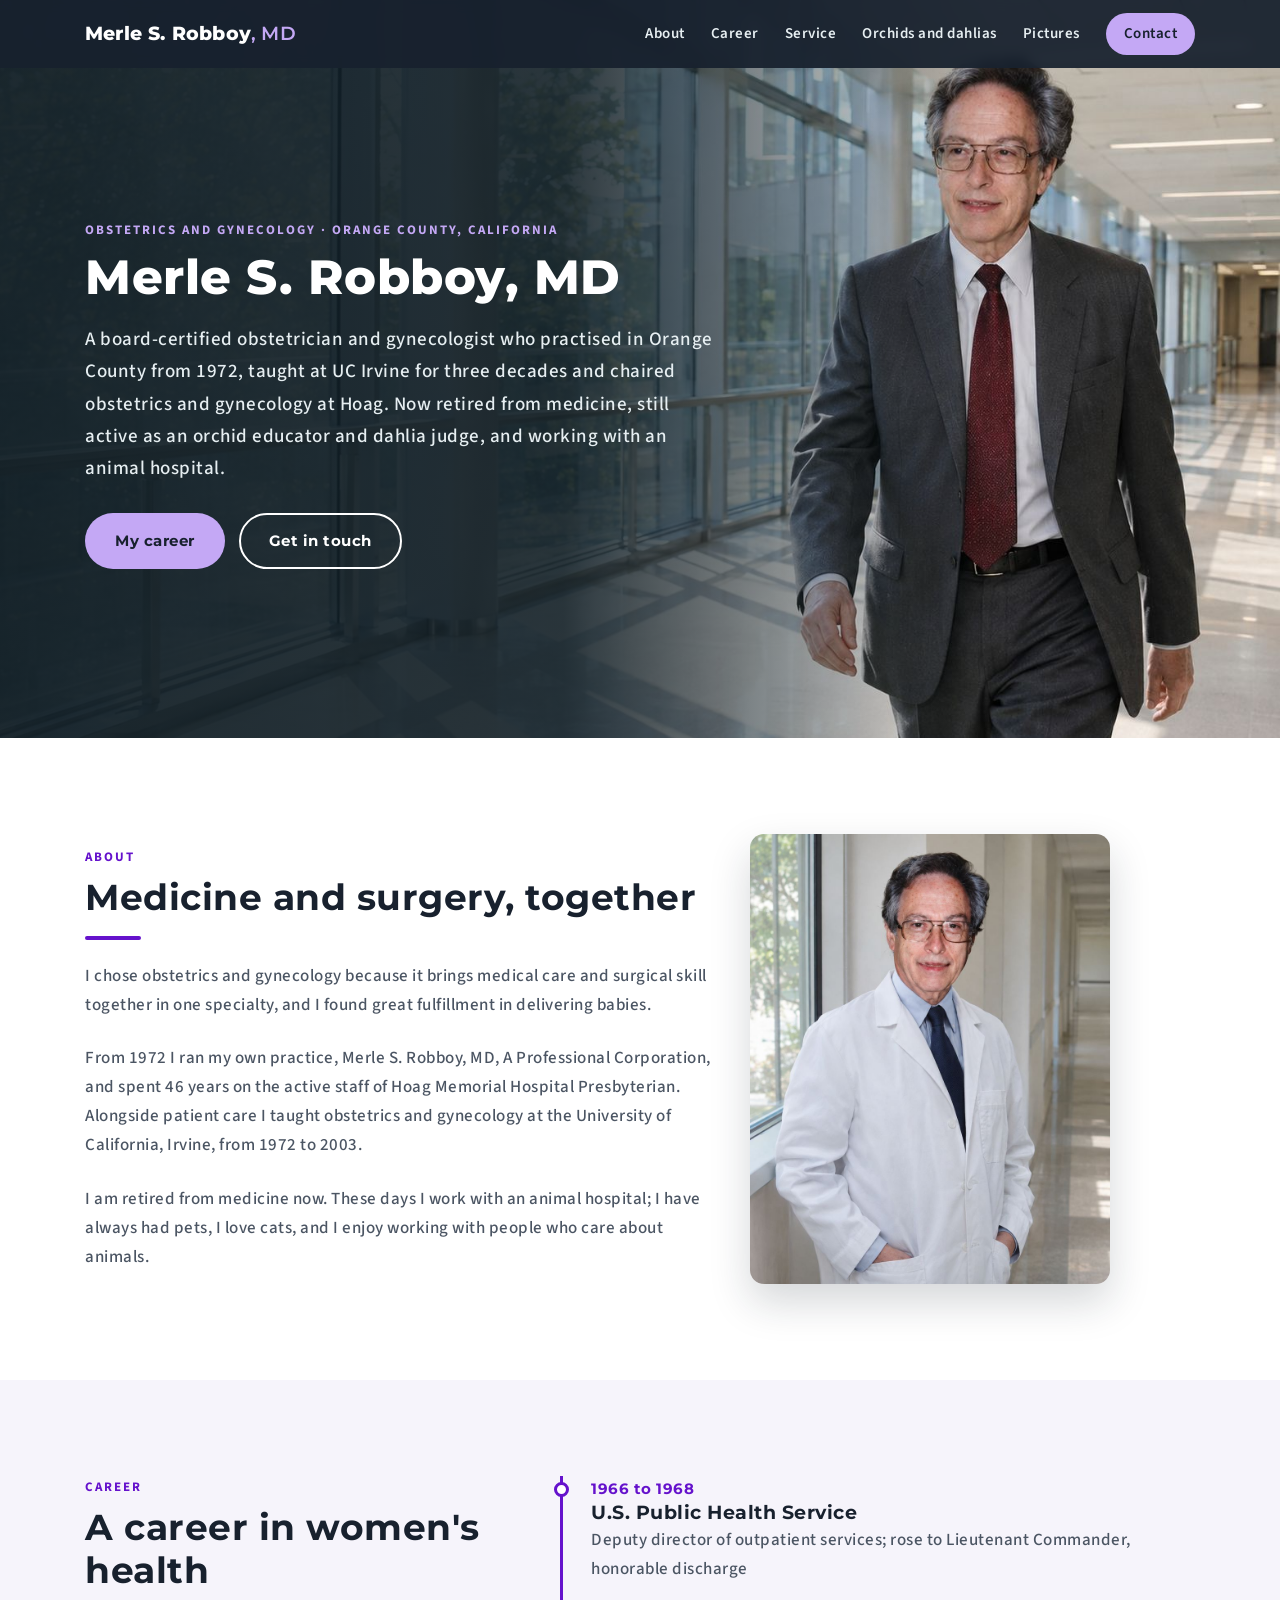
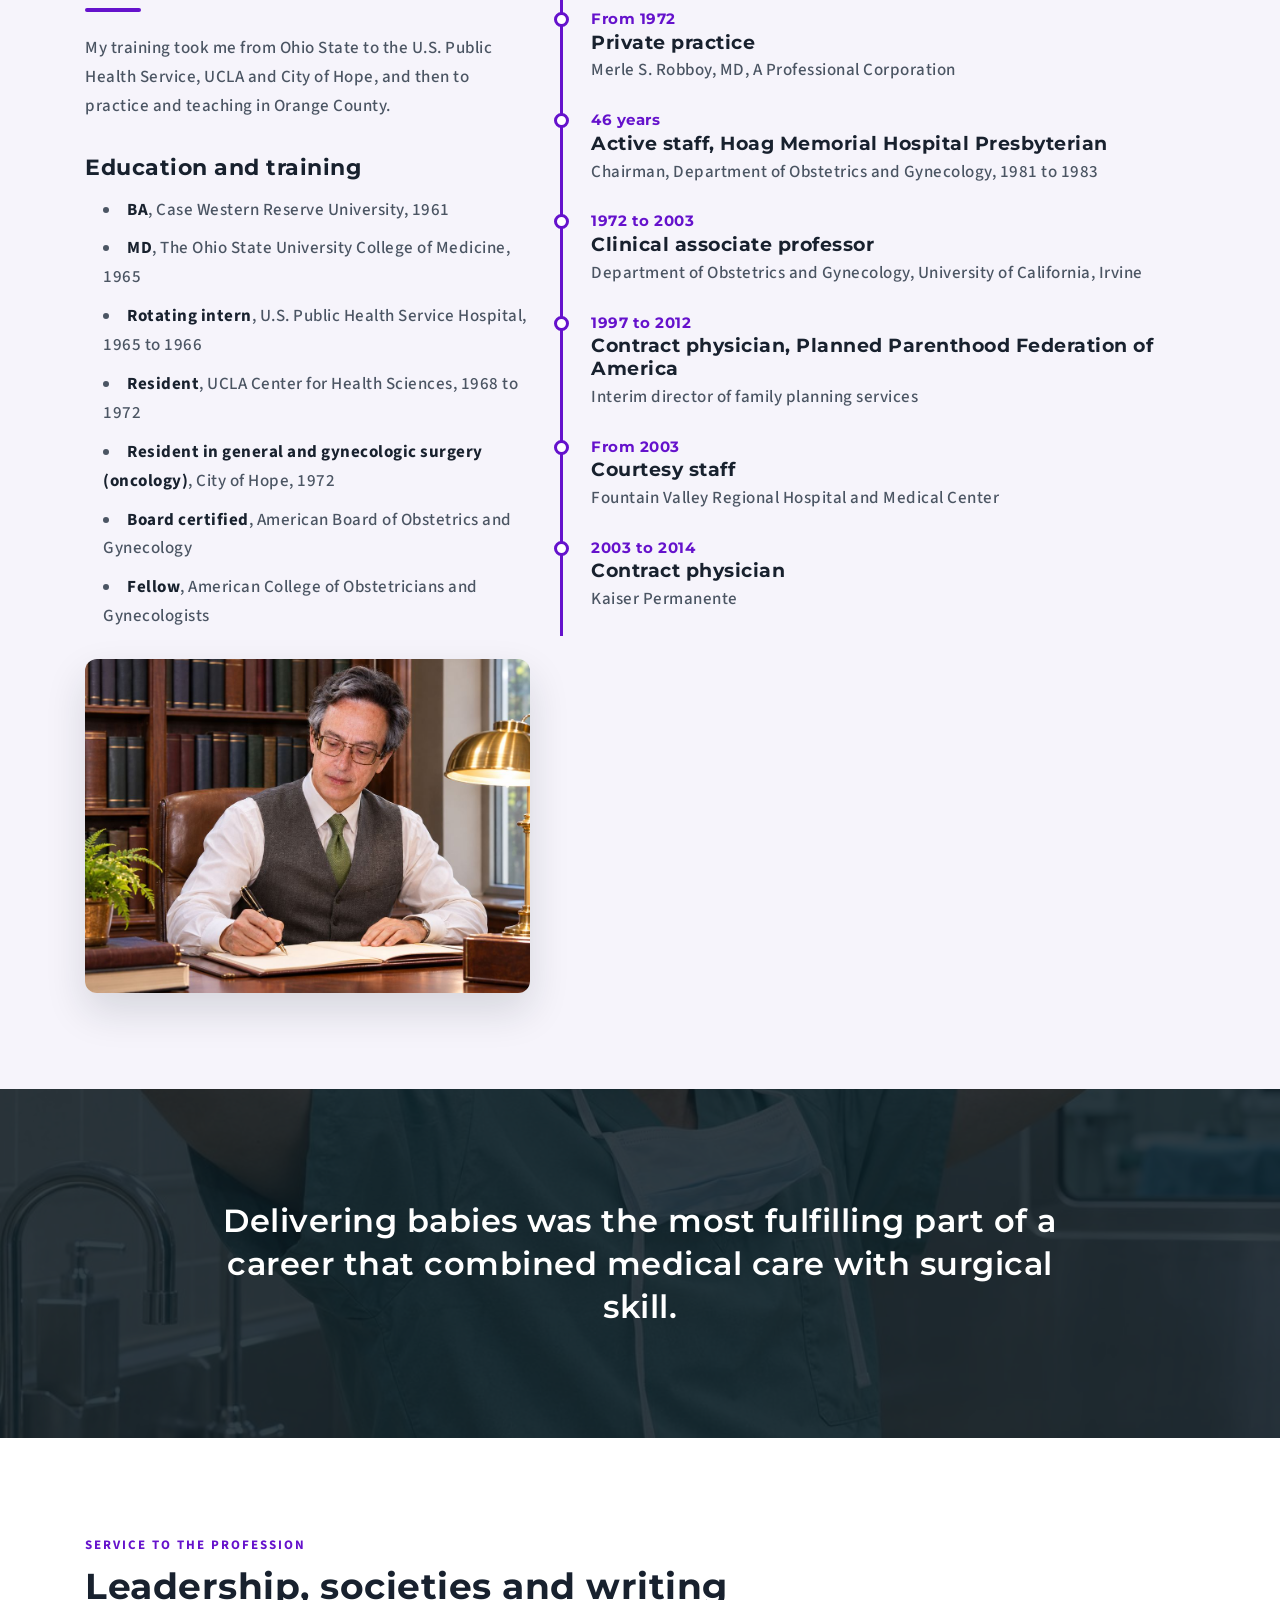
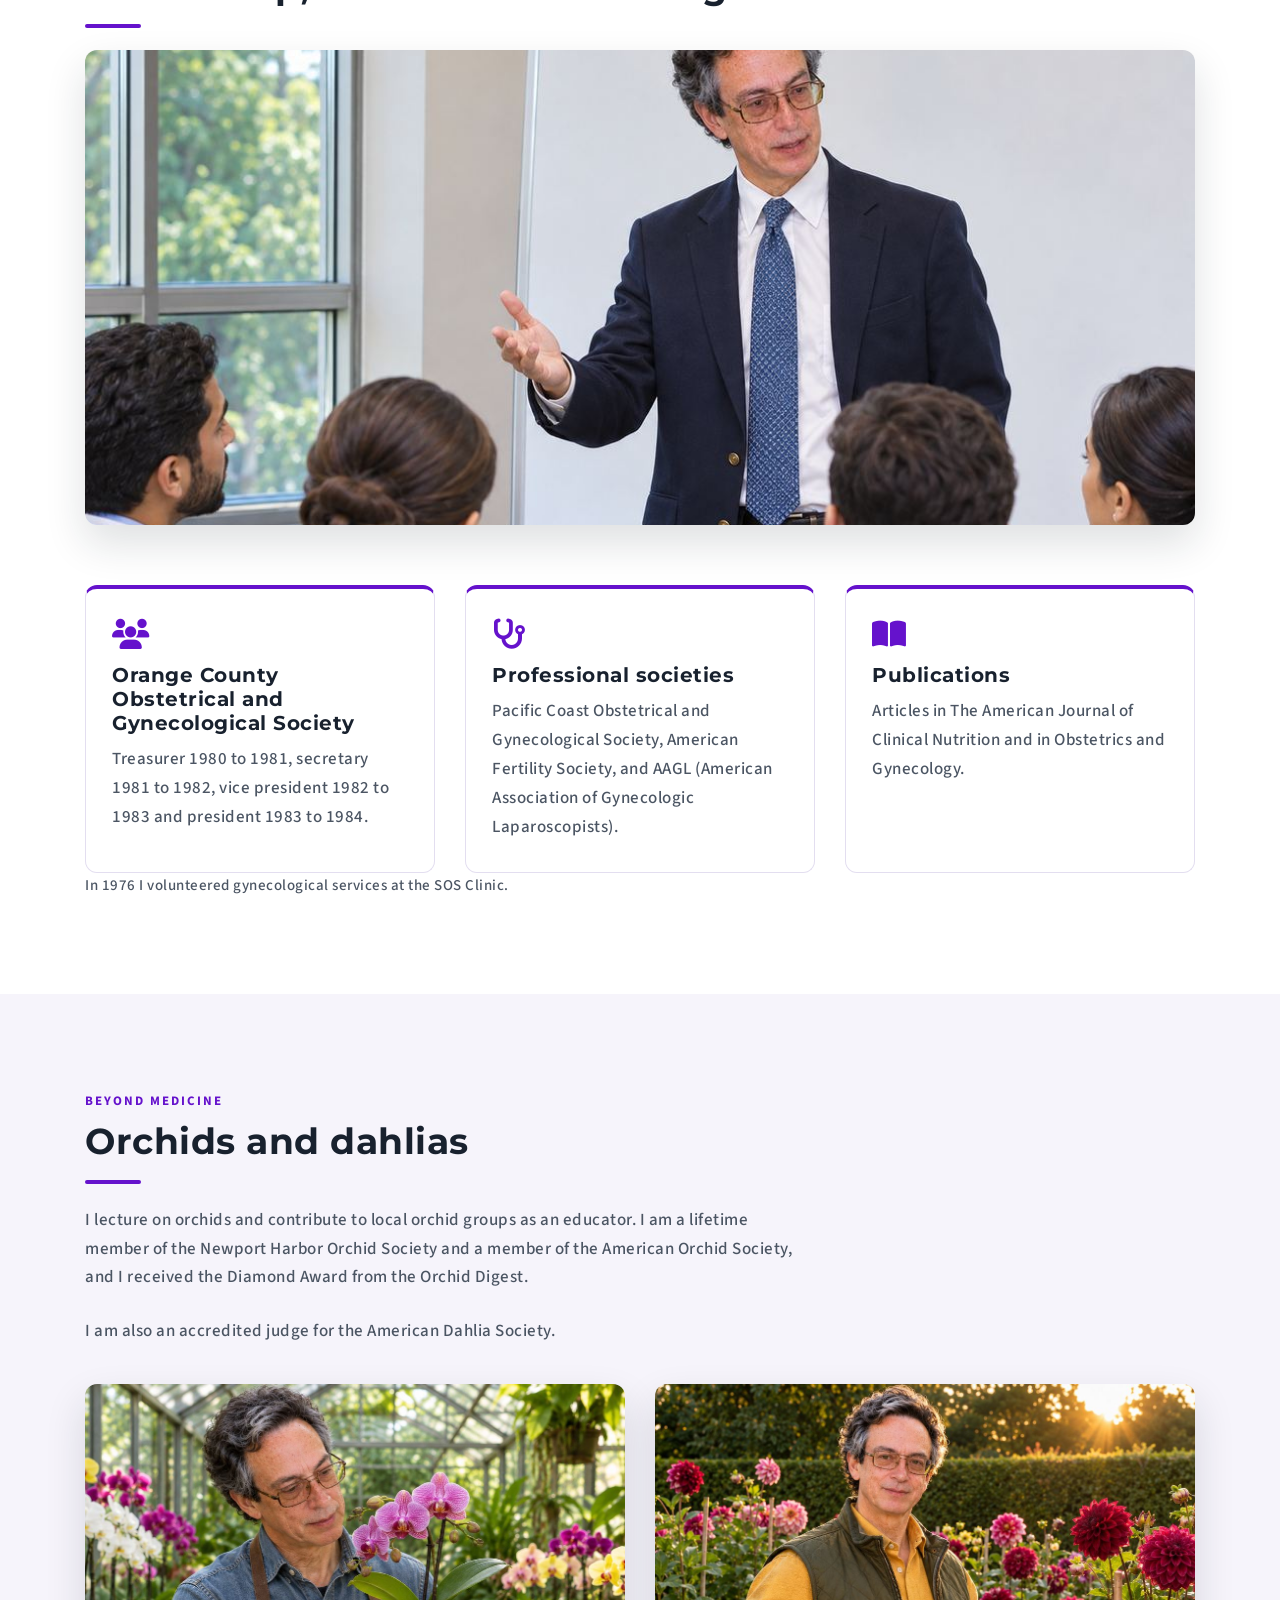
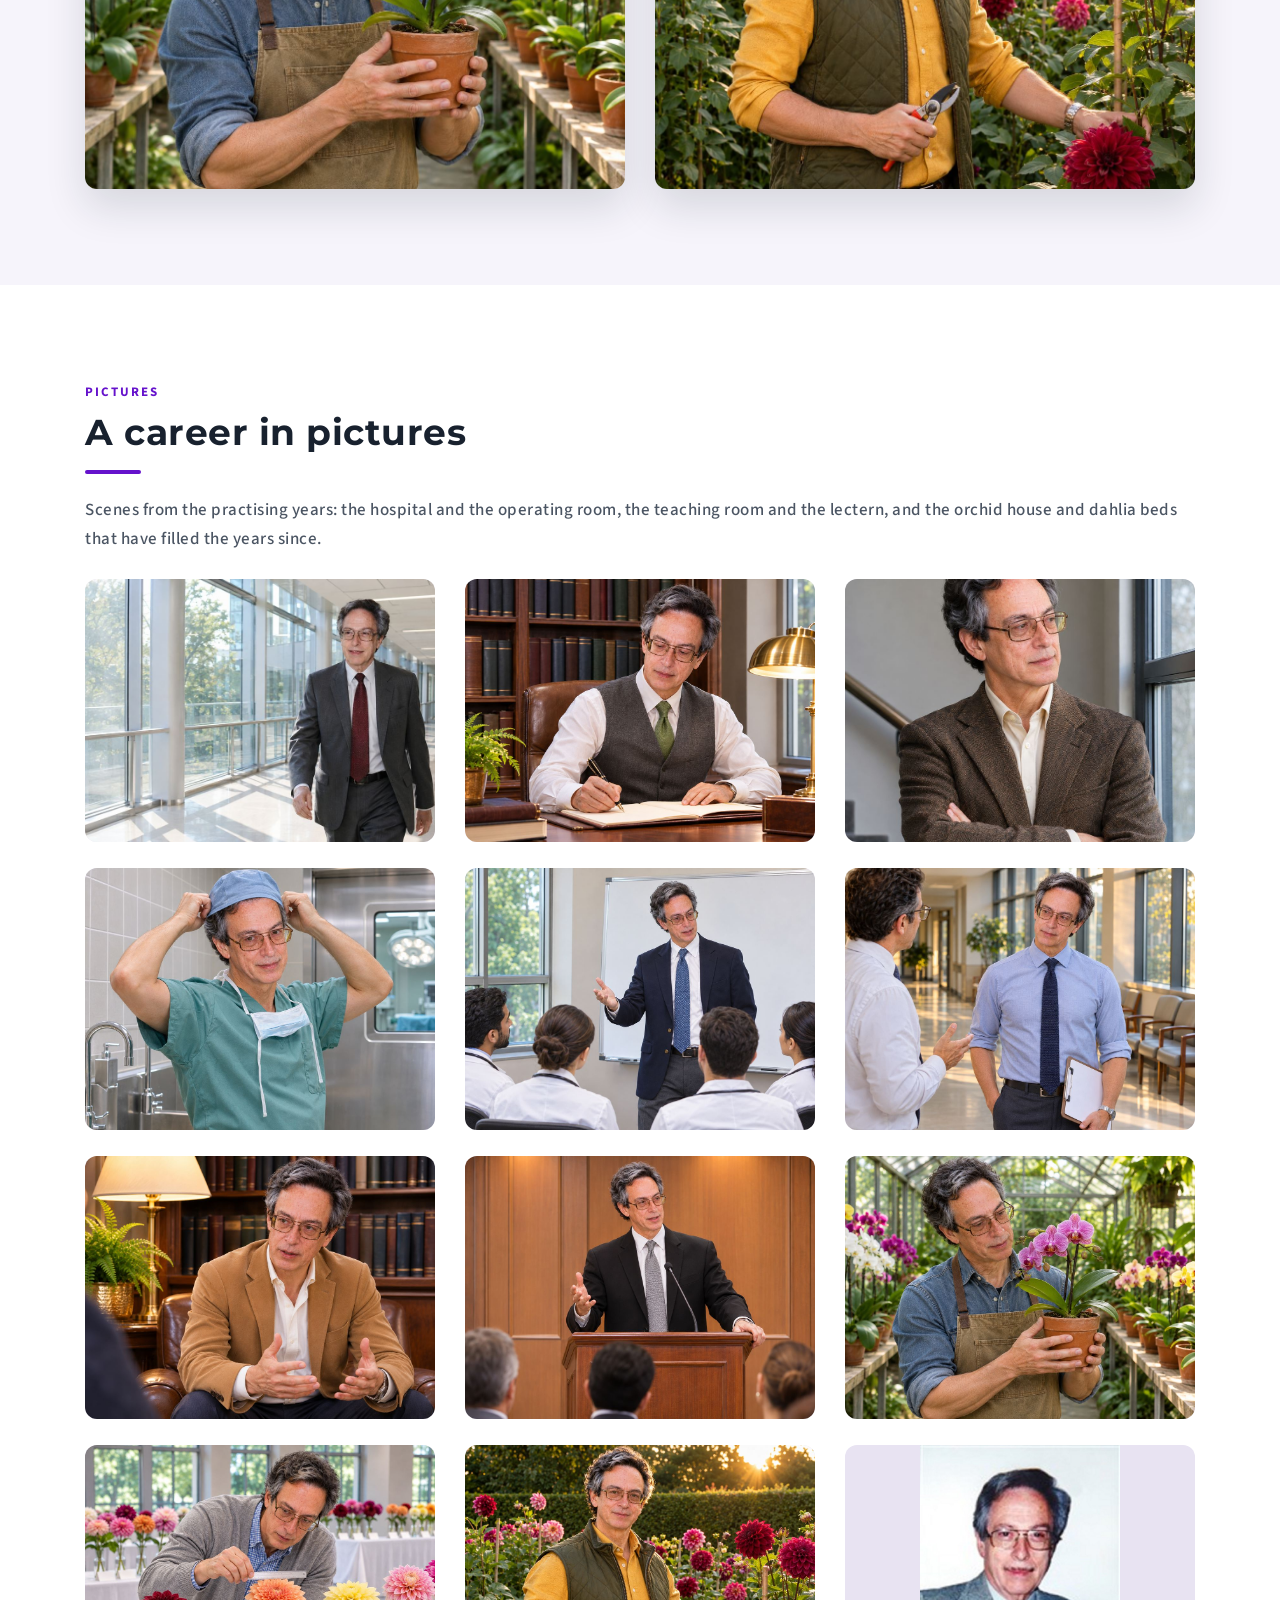
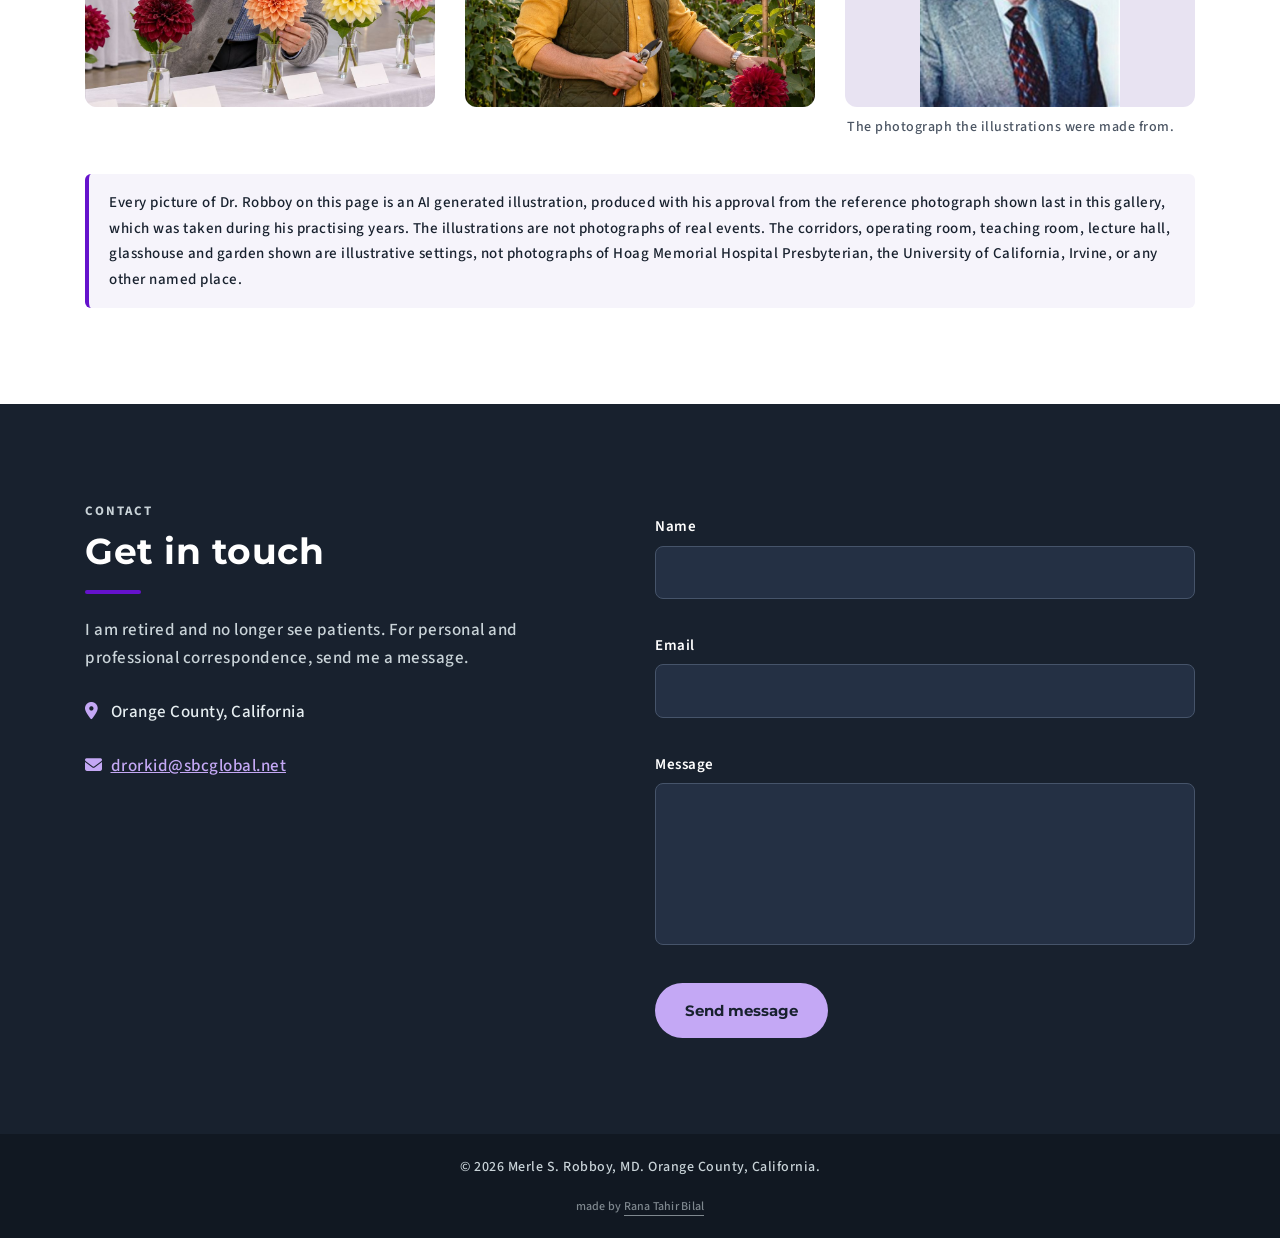
<file: index.html>
<!DOCTYPE html>
<html lang="en">
<head>
<meta charset="utf-8">
<meta name="viewport" content="width=device-width, initial-scale=1">
<title>Dr. Merle S. Robboy, MD | Obstetrics and Gynecology, Orange County</title>
<meta name="description" content="Merle S. Robboy, MD: a board-certified obstetrician and gynecologist who practised in Orange County, California, from 1972, taught at UC Irvine for three decades and chaired obstetrics and gynecology at Hoag. Orchid educator and dahlia judge.">
<!-- WHILE ON github.io: keep noindex. WHEN MOVED TO HIS OWN DOMAIN: delete the next line and change robots.txt to "Allow: /". -->
<meta name="robots" content="noindex, nofollow">
<link rel="icon" href="img/favicon.png">
<link rel="preconnect" href="https://fonts.googleapis.com">
<link rel="preconnect" href="https://fonts.gstatic.com" crossorigin>
<link rel="stylesheet" href="https://fonts.googleapis.com/css2?family=Montserrat:wght@500;600;700;800&family=Source+Sans+Pro:wght@400;600;700&display=swap">
<link rel="stylesheet" href="vendor/css/bundle.min.css">
<!-- Own stylesheet last so it wins the cascade -->
<link rel="stylesheet" href="css/mr-site.css">
<style>
/* Figures added with the picture set, 16 November 2026 */
.mr-figure{margin:28px 0 0;border-radius:12px;overflow:hidden}
.mr-figure img{display:block;width:100%;height:auto}
.mr-figure-wide{margin:0 0 34px}
@media (min-width:992px){ .mr-figure-wide img{aspect-ratio:21/9;object-fit:cover;object-position:center 30%} }
#counters.mr-band-a{background-position:center 72%}

.mr-figure-row{margin-top:10px}
.mr-gallery .row figure{margin:0 0 26px;aspect-ratio:4/3;background:#EEE9F6}
.mr-gallery .row figure img{display:block;width:100%;height:100%;object-fit:cover;object-position:center 26%}
.mr-gallery .row figure.mr-shot-real{aspect-ratio:auto;overflow:visible;background:none}
.mr-gallery .row figure.mr-shot-real img{aspect-ratio:4/3;object-fit:contain;object-position:center;background:#E8E3F2;border-radius:12px}
.mr-gallery .row figure.mr-shot-real figcaption{font-size:14px;color:var(--mr-muted);padding:10px 2px 0;line-height:1.5}
</style>
</head>
<body>

<a class="mr-skip" href="#mr-main">Skip to content</a>

<header class="mr-header" id="mr-header">
  <div class="container mr-header-row">
    <a class="mr-brand" href="#top">Merle S. Robboy<span>, MD</span></a>
    <nav class="mr-nav" aria-label="Main">
      <a href="#about-us">About</a>
      <a href="#services">Career</a>
      <a href="#team">Service</a>
      <a href="#portfolio">Orchids and dahlias</a>
      <a href="#gallery">Pictures</a>
      <a href="#contact" class="mr-nav-cta">Contact</a>
    </nav>
    <button class="mr-burger" id="mr-burger" aria-label="Open menu" aria-expanded="false" aria-controls="mr-drawer"><i class="fas fa-bars" aria-hidden="true"></i></button>
  </div>
</header>

<div class="mr-drawer" id="mr-drawer" aria-hidden="true">
  <button class="mr-drawer-close" id="mr-drawer-close" aria-label="Close menu"><svg width="22" height="22" viewBox="0 0 24 24" aria-hidden="true" focusable="false"><path d="M5 5l14 14M19 5L5 19" stroke="currentColor" stroke-width="2.4" stroke-linecap="round"/></svg></button>
  <nav aria-label="Mobile">
    <a href="#about-us">About</a>
    <a href="#services">Career</a>
    <a href="#team">Service</a>
    <a href="#portfolio">Orchids and dahlias</a>
    <a href="#gallery">Pictures</a>
    <a href="#contact">Contact</a>
  </nav>
  <p class="mr-drawer-note">Obstetrics and gynecology, Orange County, California</p>
</div>

<main id="mr-main">

<!-- HERO (demo shell: #banner). No photograph behind the text on this build. -->
<section id="banner" class="mr-hero" aria-label="Introduction">
  <span id="top"></span>
  <div class="container">
    <div class="mr-hero-text">
      <p class="mr-eyebrow mr-eyebrow-lift">Obstetrics and Gynecology &middot; Orange County, California</p>
      <h1>Merle S. Robboy, MD</h1>
      <p class="mr-hero-lede">A board-certified obstetrician and gynecologist who practised in Orange County from 1972, taught at UC Irvine for three decades and chaired obstetrics and gynecology at Hoag. Now retired from medicine, still active as an orchid educator and dahlia judge, and working with an animal hospital.</p>
      <div class="mr-hero-actions">
        <a class="mr-btn mr-btn-solid" href="#services">My career</a>
        <a class="mr-btn mr-btn-ghost" href="#contact">Get in touch</a>
      </div>
    </div>
  </div>
</section>

<!-- ABOUT (demo shell: #about-us) -->
<section id="about-us" class="mr-section">
  <div class="container">
    <div class="row align-items-center">
      <div class="col-lg-7 mb-5 mb-lg-0">
        <p class="mr-eyebrow">About</p>
        <h2 class="mr-h2">Medicine and surgery, together</h2>
        <p>I chose obstetrics and gynecology because it brings medical care and surgical skill together in one specialty, and I found great fulfillment in delivering babies.</p>
        <p>From 1972 I ran my own practice, Merle S. Robboy, MD, A Professional Corporation, and spent 46 years on the active staff of Hoag Memorial Hospital Presbyterian. Alongside patient care I taught obstetrics and gynecology at the University of California, Irvine, from 1972 to 2003.</p>
        <p>I am retired from medicine now. These days I work with an animal hospital; I have always had pets, I love cats, and I enjoy working with people who care about animals.</p>
        <!-- Needs Client Confirmation: how he wants his current work described; the animal hospital is not named. -->
      </div>
      <div class="col-lg-5">
        <figure class="mr-portrait"><img src="img/ai-01.jpg" width="880" height="1100" alt="Illustration of Dr. Merle S. Robboy in a white coat in a hospital corridor" loading="lazy"></figure>
      </div>
    </div>
  </div>
</section>

<!-- CAREER (demo shell: #services) -->
<section id="services" class="mr-section mr-soft">
  <div class="container">
    <div class="row">
      <div class="col-lg-5 mb-5 mb-lg-0">
        <p class="mr-eyebrow">Career</p>
        <h2 class="mr-h2">A career in women's health</h2>
        <p>My training took me from Ohio State to the U.S. Public Health Service, UCLA and City of Hope, and then to practice and teaching in Orange County.</p>
        <h3 class="mr-h3">Education and training</h3>
        <ul class="mr-list">
          <li><strong>BA</strong>, Case Western Reserve University, 1961</li>
          <li><strong>MD</strong>, The Ohio State University College of Medicine, 1965</li>
          <li><strong>Rotating intern</strong>, U.S. Public Health Service Hospital, 1965 to 1966</li>
          <li><strong>Resident</strong>, UCLA Center for Health Sciences, 1968 to 1972</li>
          <li><strong>Resident in general and gynecologic surgery (oncology)</strong>, City of Hope, 1972</li>
          <li><strong>Board certified</strong>, American Board of Obstetrics and Gynecology</li>
          <li><strong>Fellow</strong>, American College of Obstetricians and Gynecologists</li>
        </ul>
        <figure class="mr-figure"><img class="img-fluid" src="img/ai-03.jpg" width="1100" height="825" alt="Illustration of Dr. Merle S. Robboy writing at a desk in a consulting room" loading="lazy"></figure>
      </div>
      <div class="col-lg-7">
        <ol class="mr-timeline">
          <li><p class="mr-years">1966 to 1968</p><h3>U.S. Public Health Service</h3><p>Deputy director of outpatient services; rose to Lieutenant Commander, honorable discharge</p></li>
          <li><p class="mr-years">From 1972</p><h3>Private practice</h3><p>Merle S. Robboy, MD, A Professional Corporation</p></li>
          <li><p class="mr-years">46 years</p><h3>Active staff, Hoag Memorial Hospital Presbyterian</h3><p>Chairman, Department of Obstetrics and Gynecology, 1981 to 1983</p></li>
          <li><p class="mr-years">1972 to 2003</p><h3>Clinical associate professor</h3><p>Department of Obstetrics and Gynecology, University of California, Irvine</p></li>
          <li><p class="mr-years">1997 to 2012</p><h3>Contract physician, Planned Parenthood Federation of America</h3><p>Interim director of family planning services</p></li>
          <li><p class="mr-years">From 2003</p><h3>Courtesy staff</h3><p>Fountain Valley Regional Hospital and Medical Center</p></li>
          <li><p class="mr-years">2003 to 2014</p><h3>Contract physician</h3><p>Kaiser Permanente</p></li>
        </ol>
        <!-- Needs Client Confirmation: Planned Parenthood role title differs between his 2017 and 2018 releases; the later wording is used. -->
      </div>
    </div>
  </div>
</section>

<!-- BAND (demo shell: #counters). Count-up numbers removed. -->
<section id="counters" class="mr-band mr-band-a" aria-label="Delivering babies">
  <div class="container">
    <div class="mr-quote">
      <p>Delivering babies was the most fulfilling part of a career that combined medical care with surgical skill.</p>
    </div>
  </div>
</section>

<!-- SERVICE (demo shell: #team) -->
<section id="team" class="mr-section">
  <div class="container">
    <p class="mr-eyebrow">Service to the profession</p>
    <h2 class="mr-h2">Leadership, societies and writing</h2>
    <figure class="mr-figure mr-figure-wide"><img class="img-fluid" src="img/ai-06.jpg" width="1100" height="825" alt="Illustration of Dr. Merle S. Robboy teaching a group of young doctors" loading="lazy"></figure>
    <div class="row mr-cards">
      <div class="col-md-6 col-lg-4"><div class="mr-card"><i class="fas fa-users" aria-hidden="true"></i><h3>Orange County Obstetrical and Gynecological Society</h3><p>Treasurer 1980 to 1981, secretary 1981 to 1982, vice president 1982 to 1983 and president 1983 to 1984.</p></div></div>
      <div class="col-md-6 col-lg-4"><div class="mr-card"><i class="fas fa-stethoscope" aria-hidden="true"></i><h3>Professional societies</h3><p>Pacific Coast Obstetrical and Gynecological Society, American Fertility Society, and AAGL (American Association of Gynecologic Laparoscopists).</p></div></div>
      <div class="col-md-6 col-lg-4"><div class="mr-card"><i class="fas fa-book-open" aria-hidden="true"></i><h3>Publications</h3><p>Articles in The American Journal of Clinical Nutrition and in Obstetrics and Gynecology.</p></div></div>
    </div>
    <p class="mr-small">In 1976 I volunteered gynecological services at the SOS Clinic.</p>
  </div>
</section>

<!-- ORCHIDS AND DAHLIAS (demo shell: #portfolio) -->
<section id="portfolio" class="mr-section mr-soft">
  <div class="container">
    <div class="row">
      <div class="col-lg-8">
        <p class="mr-eyebrow">Beyond medicine</p>
        <h2 class="mr-h2">Orchids and dahlias</h2>
        <p>I lecture on orchids and contribute to local orchid groups as an educator. I am a lifetime member of the Newport Harbor Orchid Society and a member of the American Orchid Society, and I received the Diamond Award from the Orchid Digest.</p>
        <p>I am also an accredited judge for the American Dahlia Society.</p>
      </div>
    </div>
    <div class="row mr-figure-row">
      <div class="col-md-6"><figure class="mr-figure"><img class="img-fluid" src="img/ai-10.jpg" width="1100" height="825" alt="Illustration of Dr. Merle S. Robboy holding a potted orchid in a glasshouse" loading="lazy"></figure></div>
      <div class="col-md-6"><figure class="mr-figure"><img class="img-fluid" src="img/ai-12.jpg" width="1100" height="825" alt="Illustration of Dr. Merle S. Robboy among dahlias in a garden in late afternoon" loading="lazy"></figure></div>
    </div>
  </div>
</section>

<!-- PICTURES (AI generated illustrations, disclosed below) -->
<section id="gallery" class="mr-section mr-gallery" aria-label="Pictures">
  <div class="container">
    <p class="mr-eyebrow">Pictures</p>
    <h2 class="mr-h2">A career in pictures</h2>
    <p>Scenes from the practising years: the hospital and the operating room, the teaching room and the lectern, and the orchid house and dahlia beds that have filled the years since.</p>
    <div class="row">
      <div class="col-sm-6 col-lg-4"><figure><img class="img-fluid" src="img/ai-02.jpg" style="object-position:76% 50%" width="1100" height="619" alt="Illustration of Dr. Merle S. Robboy walking along a glass walled hospital walkway" loading="lazy"></figure></div>
      <div class="col-sm-6 col-lg-4"><figure><img class="img-fluid" src="img/ai-03.jpg" width="1100" height="825" alt="Illustration of Dr. Merle S. Robboy writing at a desk in a consulting room" loading="lazy"></figure></div>
      <div class="col-sm-6 col-lg-4"><figure><img class="img-fluid" src="img/ai-04.jpg" width="880" height="1100" alt="Illustration of Dr. Merle S. Robboy standing at a stairwell window, thinking" loading="lazy"></figure></div>
      <div class="col-sm-6 col-lg-4"><figure><img class="img-fluid" src="img/ai-05.jpg" width="1100" height="917" alt="Illustration of Dr. Merle S. Robboy putting on a surgical cap outside an operating room" loading="lazy"></figure></div>
      <div class="col-sm-6 col-lg-4"><figure><img class="img-fluid" src="img/ai-06.jpg" width="1100" height="825" alt="Illustration of Dr. Merle S. Robboy teaching a group of young doctors" loading="lazy"></figure></div>
      <div class="col-sm-6 col-lg-4"><figure><img class="img-fluid" src="img/ai-07.jpg" width="1100" height="825" alt="Illustration of Dr. Merle S. Robboy talking with a colleague in a ward corridor" loading="lazy"></figure></div>
      <div class="col-sm-6 col-lg-4"><figure><img class="img-fluid" src="img/ai-08.jpg" width="1100" height="825" alt="Illustration of Dr. Merle S. Robboy sitting in an armchair in conversation" loading="lazy"></figure></div>
      <div class="col-sm-6 col-lg-4"><figure><img class="img-fluid" src="img/ai-09.jpg" width="1100" height="825" alt="Illustration of Dr. Merle S. Robboy speaking at a lectern to a seated audience" loading="lazy"></figure></div>
      <div class="col-sm-6 col-lg-4"><figure><img class="img-fluid" src="img/ai-10.jpg" width="1100" height="825" alt="Illustration of Dr. Merle S. Robboy holding a potted orchid in a glasshouse" loading="lazy"></figure></div>
      <div class="col-sm-6 col-lg-4"><figure><img class="img-fluid" src="img/ai-11.jpg" width="1100" height="825" alt="Illustration of Dr. Merle S. Robboy measuring a dahlia bloom at a flower show" loading="lazy"></figure></div>
      <div class="col-sm-6 col-lg-4"><figure><img class="img-fluid" src="img/ai-12.jpg" width="1100" height="825" alt="Illustration of Dr. Merle S. Robboy among dahlias in a garden in late afternoon" loading="lazy"></figure></div>
      <div class="col-sm-6 col-lg-4"><figure class="mr-shot-real"><img class="img-fluid" src="img/portrait-real.jpg" width="600" height="787" alt="The reference photograph of Dr. Merle S. Robboy, taken during his practising years" loading="lazy"><figcaption>The photograph the illustrations were made from.</figcaption></figure></div>
    </div>
    <p class="mr-disclosure">Every picture of Dr. Robboy on this page is an AI generated illustration, produced with his approval from the reference photograph shown last in this gallery, which was taken during his practising years. The illustrations are not photographs of real events. The corridors, operating room, teaching room, lecture hall, glasshouse and garden shown are illustrative settings, not photographs of Hoag Memorial Hospital Presbyterian, the University of California, Irvine, or any other named place.</p>
  </div>
</section>

<!-- CONTACT (demo shell: #contact). Posts to FormSubmit at the client's own address. -->
<section id="contact" class="mr-contact">
  <div class="container">
    <div class="row">
      <div class="col-lg-5 mb-5 mb-lg-0">
        <p class="mr-eyebrow mr-eyebrow-lift">Contact</p>
        <h2 class="mr-h2">Get in touch</h2>
        <p>I am retired and no longer see patients. For personal and professional correspondence, send me a message.</p>
        <p class="mr-contact-line"><i class="fas fa-map-marker-alt" aria-hidden="true"></i> Orange County, California</p>
        <p class="mr-contact-line"><i class="fas fa-envelope" aria-hidden="true"></i> <a href="mailto:drorkid@sbcglobal.net">drorkid@sbcglobal.net</a></p>
      </div>
      <div class="col-lg-6 offset-lg-1">
        <form class="mr-form" action="https://formsubmit.co/drorkid@sbcglobal.net" method="POST">
          <input type="hidden" name="_subject" value="New message from your website">
          <input type="hidden" name="_template" value="table">
          <input type="hidden" name="_next" value="https://ranatahirbilal.github.io/merle-robboy/#contact">
          <input type="text" name="_honey" class="mr-honey" tabindex="-1" autocomplete="off" aria-hidden="true">
          <label for="mr-name">Name</label>
          <input id="mr-name" type="text" name="name" required autocomplete="name">
          <label for="mr-email">Email</label>
          <input id="mr-email" type="email" name="email" required autocomplete="email">
          <label for="mr-msg">Message</label>
          <textarea id="mr-msg" name="message" rows="5" required></textarea>
          <button type="submit" class="mr-btn mr-btn-solid">Send message</button>
        </form>
      </div>
    </div>
  </div>
</section>

</main>

<footer class="mr-foot">
  <div class="container">
    <p>&copy; <span id="mr-year">2026</span> Merle S. Robboy, MD. Orange County, California.</p>
  </div>

<p style="margin:18px 0 0;font-size:12px;line-height:1.5;opacity:.6;letter-spacing:.02em">made by <a href="https://ranatahirbilal.com" rel="nofollow noopener" target="_blank" style="color:inherit;text-decoration:none;border-bottom:1px solid currentColor">Rana Tahir Bilal</a></p>
</footer>

<script src="js/mr-site.js"></script>
</body>
</html>
</file>
<file: css/mr-site.css>
/* Merle S. Robboy site. Built on the MegaOne "sydney" demo shell (section ids kept).
   All site styles use the mr- prefix. Loaded last.
   Palette follows the demo's deep navy and violet. No AI images on this build (Tahir to send a current photo). */
:root{
  --mr-ink:#18212E;       /* 16.21 on white */
  --mr-muted:#4B5563;     /*  7.56 on white, 6.93 on --mr-soft */
  --mr-soft:#F6F4FB;
  --mr-acc:#6512CC;       /* demo violet: 8.36 on white, 7.66 on --mr-soft; safe for small text too */
  --mr-acc-ink:#6512CC;
  --mr-acc-lift:#C4A8F5;  /*  7.92 on --mr-ink: small text on dark */
  --mr-green:#6512CC;     /* decorative bars */
  --mr-line:#E3DEF0;
}

html{scroll-behavior:smooth;scroll-padding-top:76px}
body{font-family:'Source Sans Pro',Arial,sans-serif;color:var(--mr-ink);background:#fff;font-size:17px;line-height:1.7;margin:0}
h1,h2,h3,.mr-brand{font-family:'Montserrat',Arial,sans-serif}
a{color:var(--mr-acc-ink)}
a:hover{color:var(--mr-ink)}
img{max-width:100%;height:auto;display:block}
p{color:var(--mr-muted)}

.mr-skip{position:absolute;left:-999px;top:0;background:#fff;color:var(--mr-ink);padding:8px 14px;z-index:100}
.mr-skip:focus{left:8px}

/* Header: fixed at top (the demo pinned its nav to the foot of the hero) */
.mr-header{position:fixed;top:0;left:0;right:0;z-index:50;background:rgba(24,33,46,.94);backdrop-filter:blur(6px)}
.mr-header-row{display:flex;align-items:center;justify-content:space-between;height:68px}
.mr-brand{color:#fff;font-weight:800;font-size:19px;text-decoration:none;letter-spacing:.2px}
.mr-brand span{color:var(--mr-acc-lift);font-weight:600}
.mr-brand:hover{color:#fff}
.mr-nav{display:flex;gap:26px;align-items:center}
.mr-nav a{color:#E6EEF1;font-weight:600;font-size:15px;text-decoration:none}
.mr-nav a:hover{color:var(--mr-acc-lift)}
.mr-nav .mr-nav-cta{background:var(--mr-acc-lift);color:var(--mr-ink);padding:8px 18px;border-radius:30px}
.mr-nav .mr-nav-cta:hover{background:#fff;color:var(--mr-ink)}
.mr-burger{display:none;background:none;border:0;color:#fff;font-size:24px;padding:6px 8px;cursor:pointer}

.mr-drawer{position:fixed;top:0;right:0;bottom:0;width:300px;max-width:85vw;background:var(--mr-ink);z-index:60;transform:translateX(100%);transition:transform .3s ease;padding:70px 30px 30px;visibility:hidden}
.mr-drawer.is-open{transform:none;visibility:visible}
.mr-drawer nav a{display:block;color:#fff;font-family:'Montserrat',sans-serif;font-weight:600;font-size:20px;text-decoration:none;padding:10px 0;border-bottom:1px solid rgba(255,255,255,.12)}
.mr-drawer nav a:hover{color:var(--mr-acc-lift)}
.mr-drawer-close{position:absolute;top:18px;right:20px;background:none;border:0;color:#fff;font-size:26px;cursor:pointer}
.mr-drawer-note{color:#C9D3D8;font-size:14px;margin-top:24px}

/* Hero. The demo's .background-carousal carried a carousel and absolute slabs; reset them. */
.mr-hero{position:relative;min-height:100vh;padding:140px 0 90px;
  background:#18212E url(../img/hero.jpg) center right/cover no-repeat;display:flex;align-items:center}
.mr-hero::before{content:"";position:absolute;inset:0; /* measured: lede needs the dark zone to reach ~60% */
  background:linear-gradient(90deg,rgba(13,26,33,.93) 0%,rgba(13,26,33,.88) 44%,rgba(13,26,33,.5) 60%,rgba(13,26,33,0) 78%)}
.mr-hero .container{position:relative}
.mr-hero-text{max-width:660px}
.mr-hero-lede{max-width:560px}
.mr-hero h1{color:#fff;font-weight:800;font-size:48px;line-height:1.1;margin:10px 0 20px}
.mr-hero-lede{color:#E6EEF1;font-size:19px}
.mr-hero-actions{display:flex;flex-wrap:wrap;gap:14px;margin-top:28px}

.mr-eyebrow{text-transform:uppercase;letter-spacing:2px;font-weight:700;font-size:13px;color:var(--mr-acc-ink);margin-bottom:8px}
.mr-eyebrow-lift{color:var(--mr-acc-lift)}

.mr-btn{display:inline-block;font-family:'Montserrat',sans-serif;font-weight:700;font-size:15px;padding:13px 28px;border-radius:40px;text-decoration:none;border:2px solid transparent;cursor:pointer}
.mr-btn-solid{background:var(--mr-acc-lift);color:var(--mr-ink)}
.mr-btn-solid:hover{background:#fff;color:var(--mr-ink)}
.mr-btn-ghost{border-color:#fff;color:#fff}
.mr-btn-ghost:hover{background:#fff;color:var(--mr-ink)}

.mr-section{padding:96px 0}
.mr-soft{background:var(--mr-soft)}
.mr-h2{font-size:36px;font-weight:700;line-height:1.2;margin-bottom:22px;color:var(--mr-ink)}
.mr-h2::after{content:"";display:block;width:56px;height:4px;background:var(--mr-green);margin-top:16px;border-radius:2px}
.mr-h3{font-size:22px;font-weight:700;margin:34px 0 14px}

.mr-figure{margin:0;border-radius:14px;overflow:hidden;box-shadow:0 18px 40px rgba(24,33,46,.14)}
.mr-figure-tall{margin-top:28px;max-width:420px}

.mr-cards{margin-top:60px}
.mr-card{background:#fff;border:1px solid var(--mr-line);border-top:4px solid var(--mr-acc);border-radius:12px;padding:30px 26px;height:100%}
.mr-card i{font-size:30px;color:var(--mr-acc);margin-bottom:14px}
.mr-card h3{font-size:20px;font-weight:700;margin-bottom:10px;color:var(--mr-ink)}
.mr-card p{margin:0}
.mr-cards .col-md-4{margin-bottom:24px}
.mr-card-plain{border-top-color:var(--mr-green)}

.mr-list{padding-left:18px;margin:0}
.mr-list li{color:var(--mr-muted);margin-bottom:10px}
.mr-list strong{color:var(--mr-ink)}
.mr-small{font-size:15px}

.mr-timeline{list-style:none;padding:0;margin:0;border-left:3px solid var(--mr-acc)}
.mr-timeline li{position:relative;padding:0 0 22px 28px}
.mr-timeline li::before{content:"";position:absolute;left:-9px;top:6px;width:15px;height:15px;border-radius:50%;background:#fff;border:3px solid var(--mr-acc)}
.mr-timeline h3{font-size:19px;font-weight:700;margin:0 0 2px;color:var(--mr-ink)}
.mr-timeline p{margin:0}

/* Quote bands */
.mr-band{position:relative;padding:110px 0;background:#18212E center/cover no-repeat;color:#fff}
.mr-band::before{content:"";position:absolute;inset:0;background:rgba(13,26,33,.84)}
.mr-band .container{position:relative;max-width:900px;text-align:center}
.mr-band-a{background-image:url(../img/company.jpg);background-position:center 30%}
.mr-band-b{background:linear-gradient(135deg,#18212E 0%,#2A1B4A 100%)}
.mr-band-b::before{display:none}
.mr-quote-portrait{width:150px;height:150px;object-fit:cover;object-position:center 22%;border-radius:50%;border:4px solid var(--mr-acc-lift);margin:0 auto 28px}
.mr-quote{margin:0}
.mr-quote p{color:#fff;font-family:'Montserrat',sans-serif;font-weight:600;font-size:32px;line-height:1.35}
.mr-quote footer{color:var(--mr-acc-lift);font-weight:700;margin-top:14px;font-size:16px}
.mr-band-note{color:#E6EEF1;margin-top:24px;font-size:17px}

.mr-gallery figure{margin:0 0 24px;border-radius:12px;overflow:hidden}
.mr-gallery img{transition:transform .5s ease}
.mr-gallery figure:hover img{transform:scale(1.04)}
.mr-disclosure{margin-top:10px;padding:16px 20px;background:var(--mr-soft);border-left:4px solid var(--mr-acc);color:var(--mr-ink);font-size:15px;border-radius:6px}

/* Contact */
.mr-contact{background:var(--mr-ink);padding:96px 0}
.mr-contact .mr-h2{color:#fff}
.mr-contact p{color:#C9D3D8}
.mr-contact-line{color:#E6EEF1 !important}
.mr-contact-line i{color:var(--mr-acc-lift);width:22px}
.mr-contact a{color:var(--mr-acc-lift)}
.mr-contact a:hover{color:#fff}
.mr-form label{display:block;color:#fff;font-weight:600;font-size:15px;margin:14px 0 6px}
.mr-form input,.mr-form textarea{width:100%;background:#243044;border:1px solid #46546A;color:#fff;border-radius:8px;padding:12px 14px;font-size:16px}
.mr-form input:focus,.mr-form textarea:focus{outline:2px solid var(--mr-acc-lift);border-color:var(--mr-acc-lift)}
.mr-form .mr-btn{margin-top:8px}
.mr-form-note{margin:10px 0 6px}
.mr-honey{display:none !important}

.mr-foot{background:#111822;padding:22px 0}
.mr-foot p{color:#C9D3D8;margin:0;font-size:14px;text-align:center}

a:focus-visible,button:focus-visible{outline:3px solid var(--mr-acc-lift);outline-offset:2px}

@media (max-width:991px){
  .mr-nav{display:none}
  .mr-burger{display:block}
  .mr-hero{background-position:72% center}
  .mr-hero::before{background:linear-gradient(180deg,rgba(13,26,33,.72) 0%,rgba(13,26,33,.9) 45%)}
  .mr-hero h1{font-size:40px}
  .mr-section{padding:70px 0}
  .mr-h2{font-size:30px}
  .mr-quote p{font-size:25px}
}
@media (max-width:575px){
  .mr-hero h1{font-size:34px}
  .mr-hero-lede{font-size:17px}
  .mr-brand span{display:none}
}
@media (prefers-reduced-motion:reduce){
  html{scroll-behavior:auto}
  .mr-drawer,.mr-gallery img{transition:none}
}

/* bundle.min.css sets "a:focus, button:focus { color: inherit }" (0,1,1), which beats
   single-class colours and made the focused drawer close button ink on ink. Restate them. */
.mr-drawer-close:focus,.mr-burger:focus,.mr-brand:focus{color:#fff}
.mr-nav a:focus{color:#E6EEF1}
.mr-nav .mr-nav-cta:focus,.mr-btn-solid:focus{color:var(--mr-ink)}
.mr-btn-ghost:focus{color:#fff}
.mr-drawer nav a:focus{color:#fff}
.mr-contact a:focus{color:var(--mr-acc-lift)}
.mr-skip:focus{color:var(--mr-ink)}

/* Merle Robboy: the hero carries his picture from 16 November 2026 */
.mr-hero{min-height:82vh}
.mr-hero-lede{max-width:640px}
.mr-portrait{max-width:360px;border-radius:14px;overflow:hidden;box-shadow:0 18px 40px rgba(24,33,46,.18);margin:0}
.mr-portrait figcaption{font-size:14px;color:var(--mr-muted);padding:10px 4px 0;background:#fff}
.mr-card i{color:var(--mr-acc)}
.mr-years{font-family:'Montserrat',Arial,sans-serif;font-weight:700;color:var(--mr-acc);font-size:15px;margin:0 0 2px}
</file>
